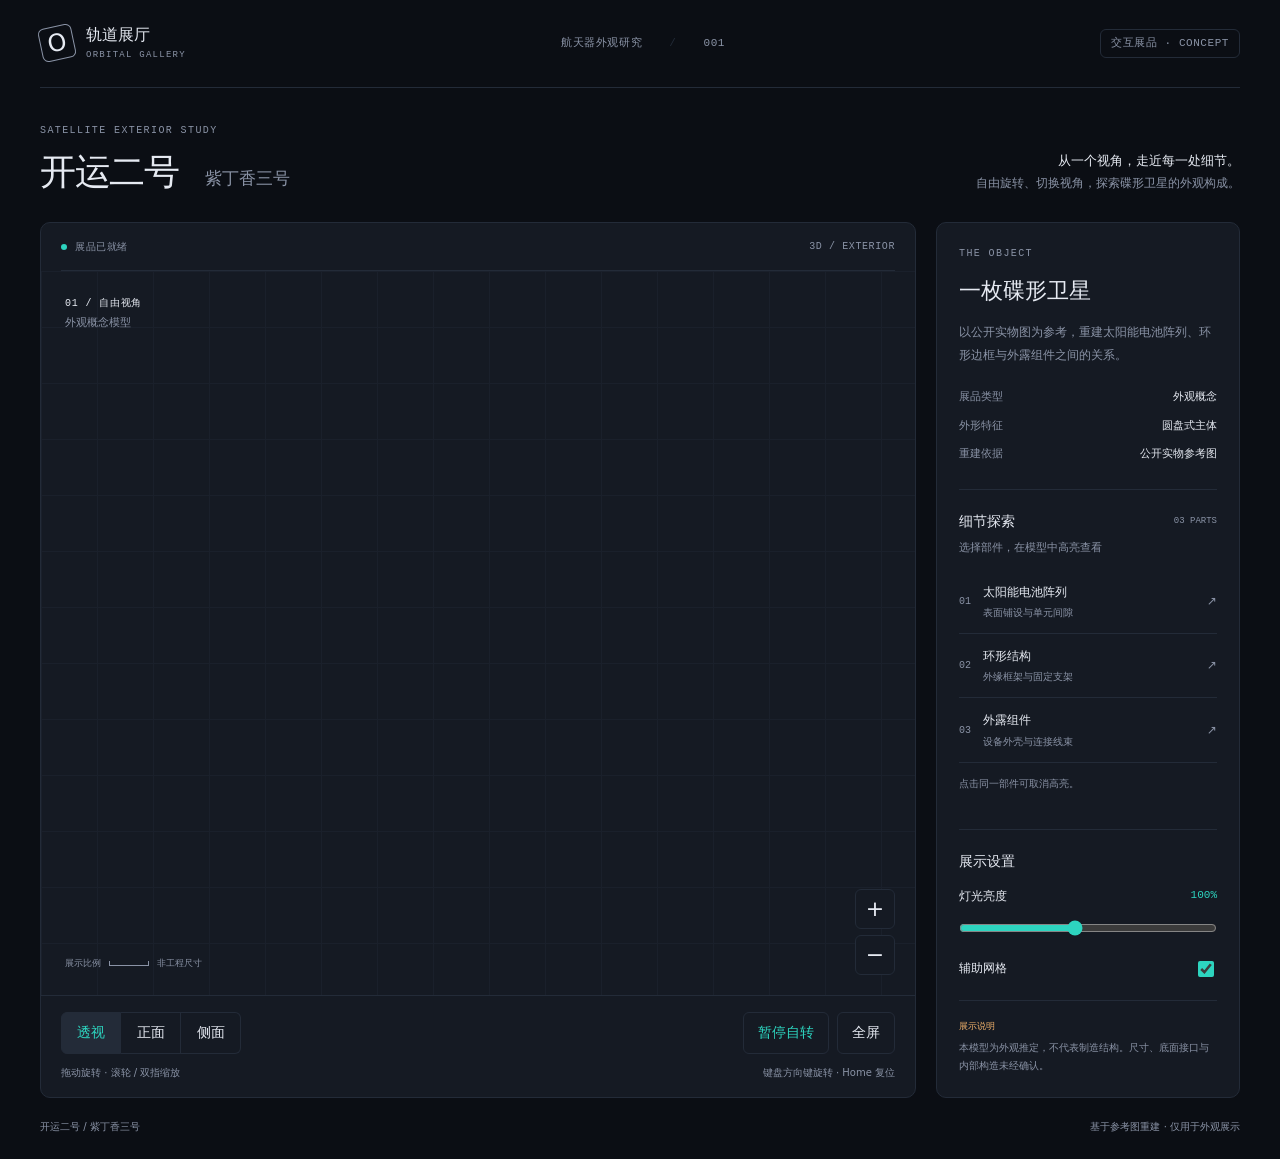
<file: docs/index.html>
<!doctype html>
<html lang="zh-CN">
<head>
  <meta charset="utf-8"><meta name="viewport" content="width=device-width, initial-scale=1">
  <meta name="description" content="开运二号 / 紫丁香三号 · 可交互卫星外观概念展示">
  <title>开运二号 · 轨道展厅</title>
  <link rel="icon" href="data:,"><link rel="stylesheet" href="styles.css?v=20260905-2">
</head>
<body>
<main class="viewer-shell">
  <header class="masthead">
    <a class="brand" href="./" aria-label="轨道展厅首页"><span class="brand-mark" aria-hidden="true">O</span><span>轨道展厅<small>ORBITAL GALLERY</small></span></a>
    <span class="collection">航天器外观研究 <span>/</span> 001</span>
    <span class="edition">交互展品 · CONCEPT</span>
  </header>
  <section class="intro"><div><p class="eyebrow">SATELLITE EXTERIOR STUDY</p><h1>开运二号 <span>紫丁香三号</span></h1></div><p>从一个视角，走近每一处细节。<br><span>自由旋转、切换视角，探索碟形卫星的外观构成。</span></p></section>
  <div class="workspace">
    <section class="viewer-panel" aria-label="三维展厅">
      <div class="viewer-top"><span class="live-status" id="viewerStatus">准备展品</span><span class="mono">3D / EXTERIOR</span></div>
      <div class="viewport" aria-label="可交互卫星模型">
        <div class="stage-grid" id="stageGrid" aria-hidden="true"></div>
        <div id="canvas" tabindex="0" role="img" aria-label="开运二号可旋转三维模型。方向键旋转，加减键缩放，Home 复位。"></div>
        <div id="loading" class="loading" role="status" aria-live="polite"><span class="spinner" aria-hidden="true"></span><span class="eyebrow">ORBITAL GALLERY</span><b>正在准备展品</b><small>准备三维渲染环境</small><button id="retry" type="button" hidden>重新加载</button></div>
        <div class="corner-label"><span class="mono" id="viewLabel">01 / 自由视角</span><span>外观概念模型</span></div>
        <div class="scale-mark" aria-hidden="true"><span>展示比例</span><i></i><span>非工程尺寸</span></div>
        <div class="zoom-tools controls" aria-label="缩放操作"><button id="zoomIn" aria-label="放大模型" title="放大 (+)">+</button><button id="zoomOut" aria-label="缩小模型" title="缩小 (-)">−</button></div>
      </div>
      <div class="toolbar controls"><div class="segmented" aria-label="模型视角"><button id="resetView" aria-pressed="true">透视</button><button id="topView" aria-pressed="false">正面</button><button id="sideView" aria-pressed="false">侧面</button></div><div class="toolbar-actions"><button id="toggleRotate" aria-pressed="true">暂停自转</button><button id="fullscreen">全屏</button></div></div>
      <div class="gesture-hint"><span>拖动旋转 · 滚轮 / 双指缩放</span><span>键盘方向键旋转 · Home 复位</span></div>
    </section>
    <aside class="inspector" aria-label="展品信息与展示设置">
      <section class="info-section"><p class="eyebrow">THE OBJECT</p><h2>一枚碟形卫星</h2><p class="description">以公开实物图为参考，重建太阳能电池阵列、环形边框与外露组件之间的关系。</p><dl class="spec-list"><div><dt>展品类型</dt><dd>外观概念</dd></div><div><dt>外形特征</dt><dd>圆盘式主体</dd></div><div><dt>重建依据</dt><dd>公开实物参考图</dd></div></dl></section>
      <section class="info-section part-section"><div class="section-heading"><h3>细节探索</h3><span class="mono">03 PARTS</span></div><p class="section-hint">选择部件，在模型中高亮查看</p><div class="part-list controls"><button class="part" data-part="solar" aria-pressed="false"><span class="part-number">01</span><span>太阳能电池阵列<small>表面铺设与单元间隙</small></span><span class="part-arrow" aria-hidden="true">↗</span></button><button class="part" data-part="frame" aria-pressed="false"><span class="part-number">02</span><span>环形结构<small>外缘框架与固定支架</small></span><span class="part-arrow" aria-hidden="true">↗</span></button><button class="part" data-part="equipment" aria-pressed="false"><span class="part-number">03</span><span>外露组件<small>设备外壳与连接线束</small></span><span class="part-arrow" aria-hidden="true">↗</span></button></div><p id="partDetail" class="part-detail" role="status">点击同一部件可取消高亮。</p></section>
      <section class="info-section settings controls"><h3>展示设置</h3><label for="exposure">灯光亮度 <output id="exposureValue" for="exposure" class="mono">100%</output></label><input id="exposure" type="range" min="60" max="150" value="100" aria-label="灯光亮度"><label class="check-label"><span>辅助网格</span><input id="gridToggle" type="checkbox" checked></label></section>
      <div class="disclaimer"><span class="mono">展示说明</span><p>本模型为外观推定，不代表制造结构。尺寸、底面接口与内部构造未经确认。</p></div>
    </aside>
  </div>
  <footer class="page-footer"><span>开运二号 / 紫丁香三号</span><span>基于参考图重建 · 仅用于外观展示</span></footer>
</main>
<script type="importmap">{"imports":{"three":"./vendor/three.module.js","three/addons/controls/OrbitControls.js":"./vendor/OrbitControls.js"}}</script>
<script src="boot.js?v=20260905-2" defer></script>
</body>
</html>
</file>
<file: docs/styles.css>
:root{color-scheme:dark;--bg:#0B0E14;--surface:#151A23;--ink:#E6EAF2;--muted:#8A93A6;--accent:#2DD4BF;--line:#232B38;--warning:#F2B26B;font-family:'IBM Plex Sans','PingFang SC','Microsoft YaHei',system-ui,sans-serif;font-synthesis:none}
*{box-sizing:border-box}body{margin:0;min-width:320px;background:var(--bg);color:var(--ink);font-size:14px;line-height:1.7}button,input{font:inherit}button{appearance:none;min-height:40px;padding:8px 14px;background:var(--surface);border:1px solid var(--line);border-radius:6px;color:var(--ink);cursor:pointer;transition:background .18s,color .18s}button:hover{background:var(--line)}button:disabled,input:disabled{opacity:.4;cursor:wait}button[aria-pressed=true]{color:var(--accent)}:focus-visible{outline:2px solid var(--accent);outline-offset:3px}[hidden]{display:none!important}h1,h2,h3,p{margin:0}h1,h2,h3,b{font-weight:600}h3{font-size:14px}.mono,.eyebrow,.collection,.edition,.part-number{font-family:'IBM Plex Mono','SFMono-Regular',Consolas,monospace;font-variant-numeric:tabular-nums}.viewer-shell{max-width:1680px;margin:auto;padding:0 40px}.masthead{height:88px;display:flex;align-items:center;justify-content:space-between;gap:24px;border-bottom:1px solid var(--line)}.brand{display:flex;align-items:center;gap:12px;text-decoration:none;color:var(--ink);font-size:16px;font-weight:600;line-height:1.4}.brand small{display:block;font:9px/1.8 monospace;letter-spacing:.14em;color:var(--muted)}.brand-mark{width:34px;height:34px;border:1px solid var(--muted);border-radius:6px;text-align:center;line-height:32px;font-size:24px;font-weight:400;transform:rotate(-12deg)}.collection,.edition{font-size:11px;letter-spacing:.05em;color:var(--muted)}.collection span{margin:0 20px;color:var(--line)}.edition{border:1px solid var(--line);border-radius:6px;padding:4px 10px}.intro{display:flex;justify-content:space-between;align-items:flex-end;padding:34px 0 28px;gap:24px}.eyebrow{font-size:10px;letter-spacing:.14em;color:var(--muted);margin-bottom:10px}h1{font-size:36px;letter-spacing:-.04em;line-height:1.25}h1 span{font-size:17px;letter-spacing:0;color:var(--muted);font-weight:400;margin-left:16px}.intro>p{font-size:13px;text-align:right}.intro>p span{color:var(--muted);font-size:12px}.workspace{display:grid;grid-template-columns:minmax(0,1fr) 304px;gap:20px}.viewer-panel{display:flex;flex-direction:column;border:1px solid var(--line);border-radius:10px;overflow:hidden;min-width:0;background:var(--surface)}.viewer-top{height:48px;display:flex;align-items:center;justify-content:space-between;margin:0 20px;border-bottom:1px solid var(--line);font-size:10px;color:var(--muted);letter-spacing:.06em}.live-status{display:flex;gap:8px;align-items:center}.live-status:before{content:'';display:block;width:6px;height:6px;border-radius:50%;background:var(--muted)}html[data-viewer-state=ready] .live-status:before{background:var(--accent)}html[data-viewer-state=error] .live-status:before{background:var(--warning)}.viewport{position:relative;flex:1;min-height:490px;overflow:hidden}.stage-grid{position:absolute;inset:0;background-image:linear-gradient(var(--line) 1px,transparent 1px),linear-gradient(90deg,var(--line) 1px,transparent 1px);background-size:56px 56px;opacity:.38;pointer-events:none}#canvas{position:absolute;inset:0;touch-action:none}#canvas canvas{display:block;width:100%;height:100%}.corner-label{position:absolute;left:24px;top:24px;display:grid;gap:2px;pointer-events:none;font-size:11px;color:var(--muted)}.corner-label .mono{color:var(--ink);font-size:10px;letter-spacing:.08em}.scale-mark{position:absolute;left:24px;bottom:24px;display:flex;align-items:center;gap:8px;color:var(--muted);font-size:9px;pointer-events:none}.scale-mark i{width:40px;height:5px;border:1px solid var(--muted);border-top:0}.zoom-tools{position:absolute;right:20px;bottom:20px;display:grid;gap:6px}.zoom-tools button{width:40px;padding:0;font-size:22px}.toolbar{padding:16px 20px 10px;display:flex;justify-content:space-between;gap:12px;border-top:1px solid var(--line)}.segmented{display:flex}.segmented button{border-radius:0;min-width:60px}.segmented button+button{border-left:0}.segmented button:first-child{border-radius:6px 0 0 6px}.segmented button:last-child{border-radius:0 6px 6px 0}.segmented button[aria-pressed=true]{background:var(--line)}.toolbar-actions{display:flex;gap:8px}.gesture-hint{display:flex;justify-content:space-between;padding:0 20px 16px;color:var(--muted);font-size:10px}.inspector{background:var(--surface);border:1px solid var(--line);border-radius:10px;padding:22px}.info-section+.info-section{border-top:1px solid var(--line);padding-top:20px;margin-top:20px}h2{font-size:22px;margin-bottom:12px}.description{font-size:12px;color:var(--muted);line-height:1.9}.spec-list{margin:16px 0 0;font-size:11px}.spec-list div{display:flex;justify-content:space-between;gap:12px;padding:5px 0}.spec-list dt{color:var(--muted)}.spec-list dd{margin:0}.section-heading{display:flex;justify-content:space-between;align-items:center}.section-heading .mono{font-size:9px;color:var(--muted)}.section-hint{color:var(--muted);font-size:11px;margin:5px 0 12px}.part-list{display:grid}.part{display:flex;align-items:center;text-align:left;gap:12px;padding:12px 0;border:0;border-bottom:1px solid var(--line);border-radius:0;background:transparent;font-size:12px}.part-number{color:var(--muted);font-size:10px}.part small{display:block;font-size:10px;color:var(--muted);margin-top:2px}.part-arrow{margin-left:auto;color:var(--muted)}.part[aria-pressed=true] .part-number,.part[aria-pressed=true] .part-arrow{color:var(--accent)}.part-detail{font-size:10px;color:var(--muted);margin-top:12px;min-height:34px}.settings label{display:flex;justify-content:space-between;align-items:center;font-size:12px;margin-top:12px}.settings output{color:var(--accent);font-size:11px}input[type=range]{width:100%;accent-color:var(--accent);height:20px;margin:12px 0 0;cursor:pointer}input[type=checkbox]{accent-color:var(--accent);width:16px;height:16px;cursor:pointer}.disclaimer{margin-top:20px;padding-top:16px;border-top:1px solid var(--line);color:var(--muted);font-size:10px;line-height:1.8}.disclaimer>.mono{color:var(--warning);font-size:9px}.disclaimer p{margin-top:4px}.page-footer{display:flex;justify-content:space-between;gap:16px;padding:20px 0 24px;font-size:10px;color:var(--muted)}.loading{position:absolute;inset:0;z-index:3;background:var(--surface);display:grid;place-content:center;justify-items:center;gap:12px;text-align:center;padding:24px;transition:opacity .3s,visibility .3s}.loading .eyebrow{margin:4px 0 0}.loading b{font-size:20px}.loading small{font-size:12px;color:var(--muted)}.loading.done{opacity:0;visibility:hidden;pointer-events:none}.loading.failed b{color:var(--warning)}.spinner{width:40px;height:40px;border:2px solid var(--line);border-top-color:var(--accent);border-radius:50%;animation:spin 1s linear infinite}@keyframes spin{to{transform:rotate(360deg)}}.viewer-panel:fullscreen{border:0;border-radius:0}.viewer-panel:fullscreen .viewport{min-height:0}
@media(min-width:1400px){.viewport{min-height:570px}.inspector{padding:24px}.intro{padding:40px 0 32px}}
@media(max-width:1000px){.viewer-shell{padding:0 24px}.workspace{grid-template-columns:minmax(0,1fr) 280px;gap:16px}.intro>p{display:none}.toolbar{padding:12px;gap:8px}.toolbar button{padding:8px 10px}.gesture-hint{padding:0 12px 12px}.gesture-hint span+span{display:none}.inspector{padding:18px}.collection{display:none}}
@media(max-width:760px){.viewer-shell{padding:0 16px}.masthead{height:72px}.edition{font-size:9px}.intro{padding:24px 0 20px}h1{font-size:30px}h1 span{font-size:14px;margin-left:12px}.workspace{grid-template-columns:1fr}.viewport{min-height:430px}.viewer-top{margin:0 16px}.inspector{padding:20px}.gesture-hint{font-size:10px}.toolbar{padding:12px;flex-wrap:wrap}.toolbar button{min-height:44px}.part{min-height:68px}.page-footer{font-size:9px}.corner-label{left:16px;top:16px}.scale-mark{left:16px;bottom:16px}.zoom-tools{right:16px;bottom:16px}.zoom-tools button{width:44px;height:44px}.info-section+.info-section{margin-top:20px}.part-detail{min-height:0}}
@media(max-width:360px){.toolbar{justify-content:center}.toolbar-actions{flex:1}.toolbar-actions button{flex:1}.segmented{width:100%}.segmented button{flex:1}.edition{display:none}.viewport{min-height:380px}}
@media(prefers-reduced-motion:reduce){*,*::before,*::after{animation-duration:.01ms!important;transition-duration:.01ms!important}}
</file>
